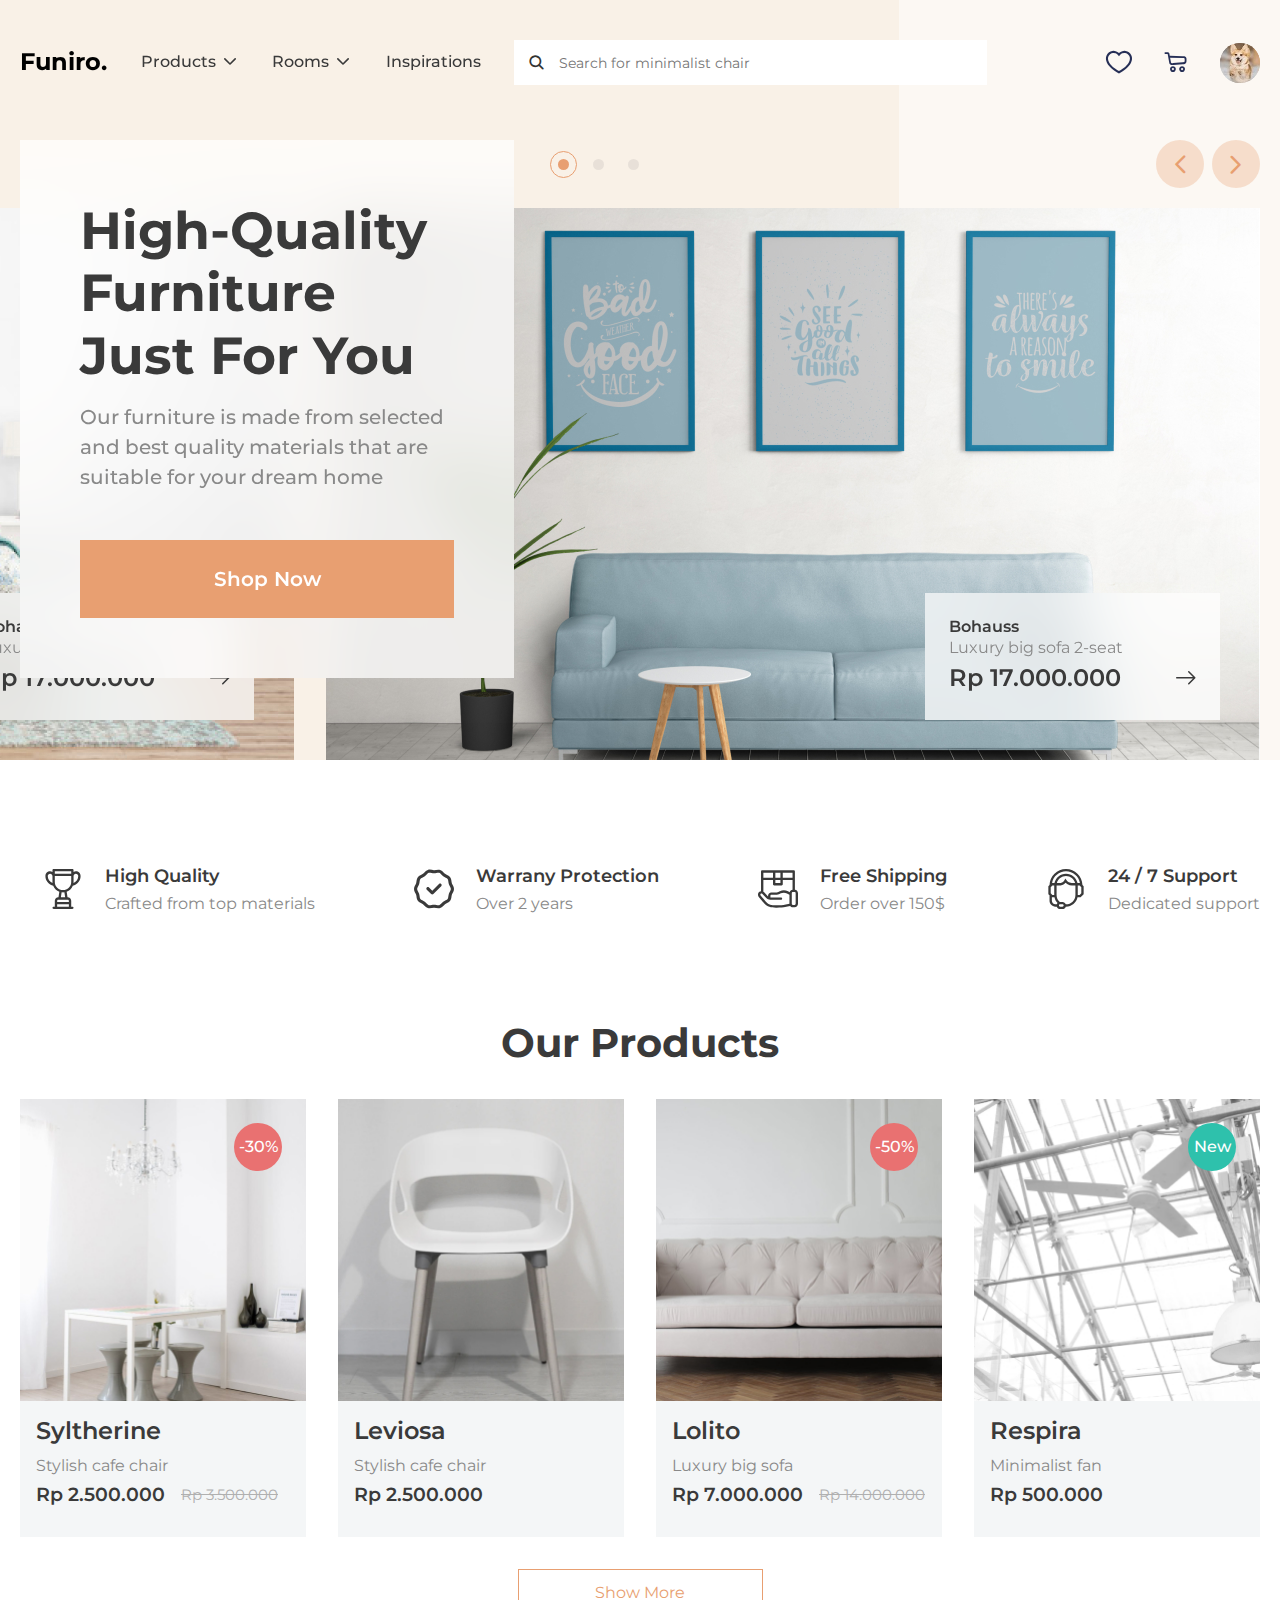
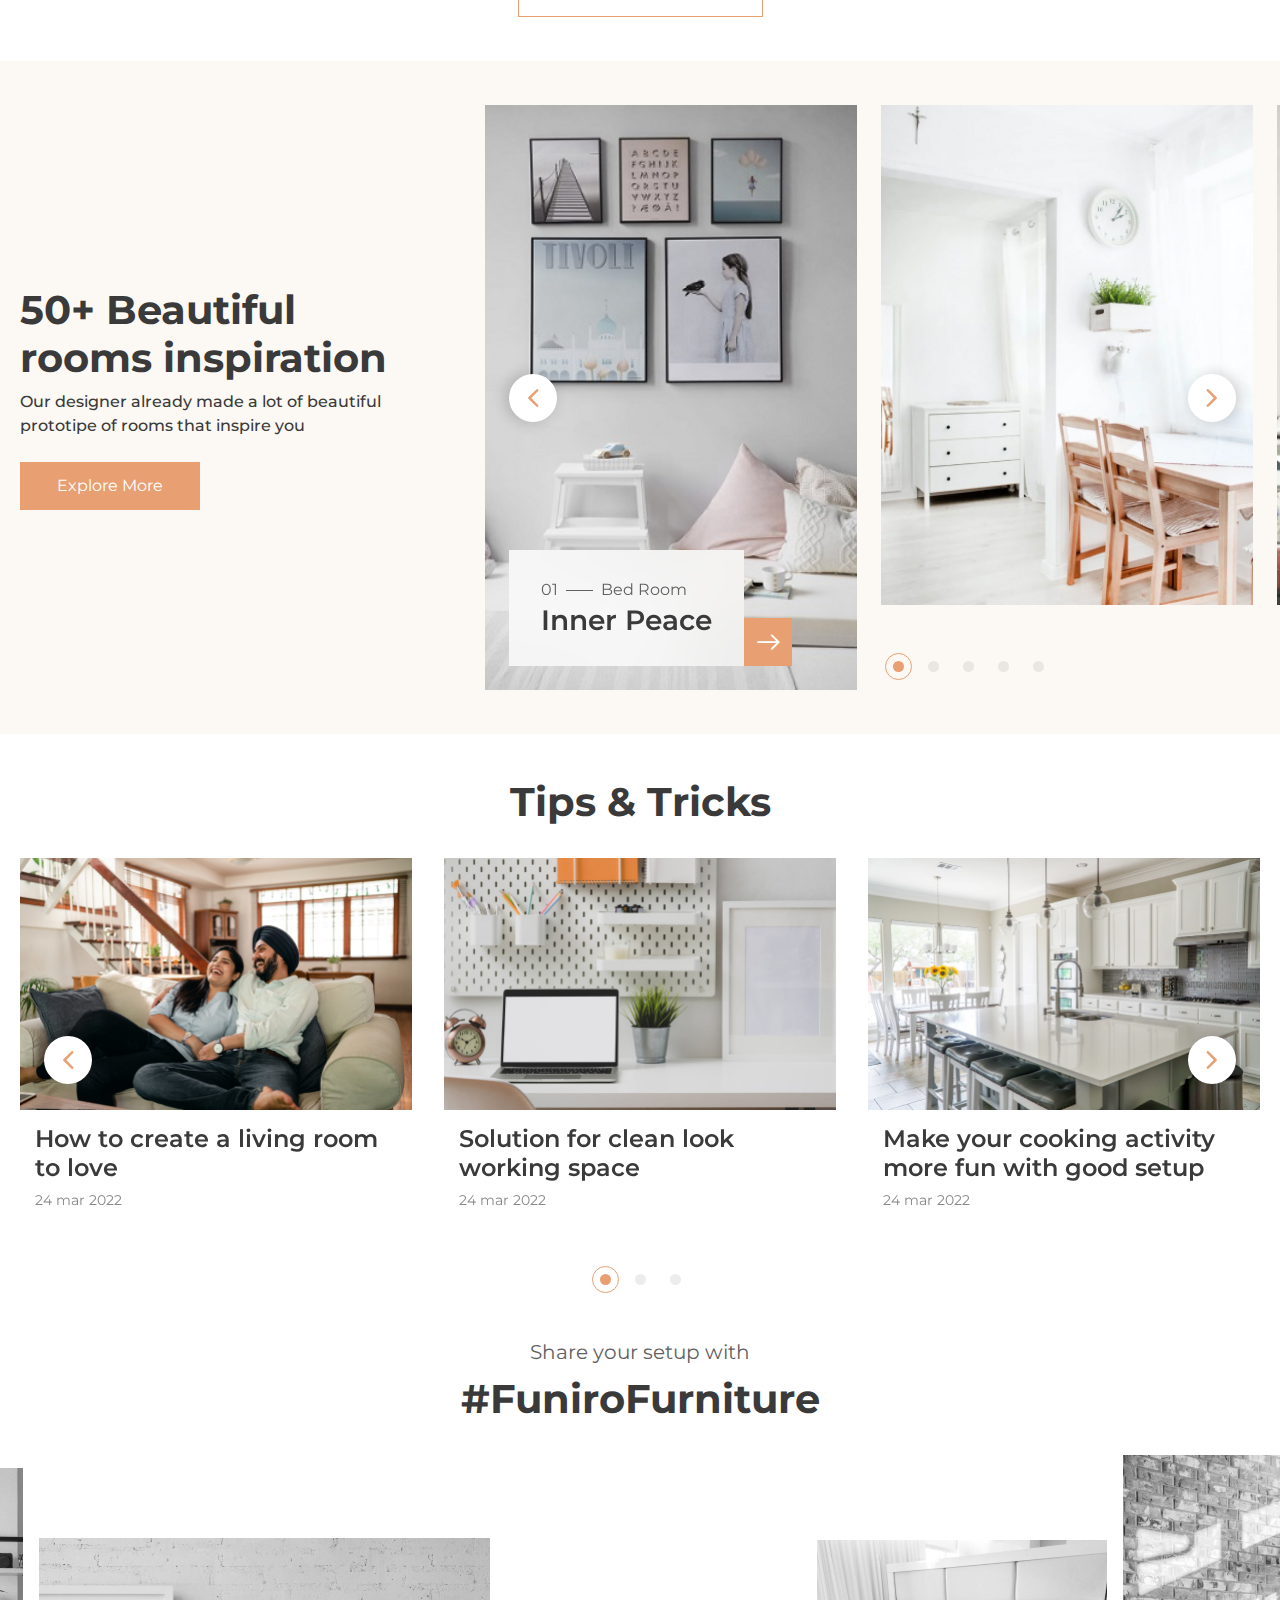
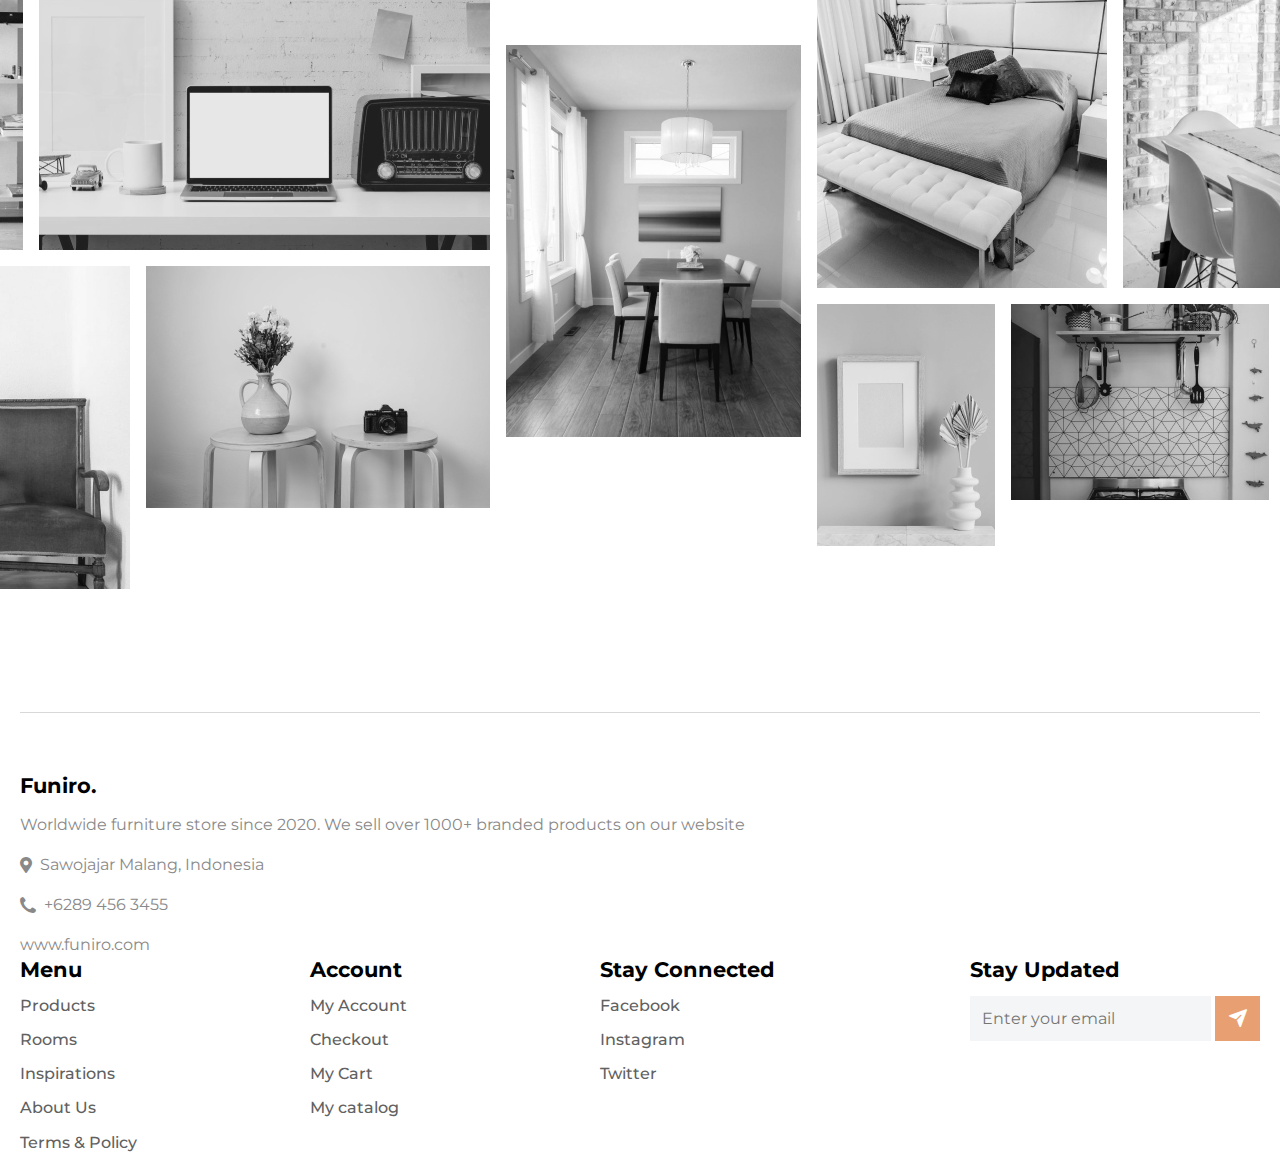
<file: index.html>
<!DOCTYPE html>
<html lang="en">
<head>
   <meta charset="UTF-8">
   <meta http-equiv="X-UA-Compatible" content="IE=edge">
   <meta name="viewport" content="width=device-width, initial-scale=1.0">
   <link  rel="stylesheet"  href="https://unpkg.com/swiper@8/swiper-bundle.min.css"/>
   <link rel="stylesheet" href="css/style.min.css">
   <title>Funiro</title>
</head>
<body>
   <div class="wrapper">
      <header class="header">
   <div class="header__wrapper">
      <div class="header__container _container">
         <div class="header__body">
            <div class="header__main">
               <a href="" class="header__logo">Funiro.</a>
               <div class="header__menu menu">
                  <nav class="menu__body">
                     <ul class="menu__list">
                        <li class="menu__item">
                           <a href="" class="menu__link">Products</a>
                           <button type="button" class="menu__arrow _icon-arrow-down"></button>
                           <ul class="menu__sub-list">
                              <li class="menu__sub-item">
                                 <a href="" class="menu__sub-link">Product #1</a>
                              </li>
                              <li class="menu__sub-item">
                                 <a href="" class="menu__sub-link">Product #2</a>
                              </li>
                              <li class="menu__sub-item">
                                 <a href="" class="menu__sub-link">Product #3</a>
                              </li>
                              <li class="menu__sub-item">
                                 <a href="" class="menu__sub-link">Product #4</a>
                              </li>
                           </ul>
                        </li>
                        <li class="menu__item">
                           <a href="" class="menu__link">Rooms</a>
                           <button class="menu__arrow _icon-arrow-down"></button>
                           <ul class="menu__sub-list">
                              <li class="menu__sub-item">
                                 <a href="" class="menu__sub-link">Rooms #1</a>
                              </li>
                              <li class="menu__sub-item">
                                 <a href="" class="menu__sub-link">Rooms #2</a>
                              </li>
                              <li class="menu__sub-item">
                                 <a href="" class="menu__sub-link">Rooms #3</a>
                              </li>
                              <li class="menu__sub-item">
                                 <a href="" class="menu__sub-link">Rooms #4</a>
                              </li>
                           </ul>
                        </li>
                        <li class="menu__item">
                           <a href="" class="menu__link">Inspirations</a>
                        </li>
                     </ul>
                  </nav>
               </div>
            </div>
            <div class="header__search">
               <div class="search-form">
                  <button type="button" class="search-form__icon _icon-search"></button>
                  <form action="#" class="search-form__item">
                     <button type="submit" class="search-form__btn _icon-search"></button>
                     <input autocomplete="off" type="text" name="form[]" placeholder="Search for minimalist chair" class="search-form__input">
                  </form>
               </div>
            </div>
            <div class="header__actions actions-header">
               <a href="" class="actions-header__item actions-header__item_favorites _icon-favorite"></a>
               <div class="actions-header__item cart-header">
                  <a href="" class="cart-header__icon _icon-cart"></a>
                  <div class="cart-header__body">
                     <ul class="cart-header__list cart-list"></ul>
                  </div>
               </div>
               <a href="" class="actions-header__item actions-header__item_user _ibg">
                  <img src="./img/avatar.jpg" alt="Avatar">
               </a>
            </div>
            <button type="button" class="icon-menu">
               <span></span>
               <span></span>
               <span></span>
            </button>
         </div>
      </div>
   </div>
</header>
      <main class="page">
         <section class="page__main_slider main-slider">
            <div class="main-slider__container _container">
               <div class="main-slider__body">
                  <div class="main-slider__content content-main">
                     <h1 class="content-main__title">High-Quality Furniture Just For You</h1>
                     <div class="content-main__text">Our furniture is made from selected and best quality materials that are suitable for your dream home</div>
                     <a href="" class="content-main__button btn _high">Shop Now</a>
                  </div>
                  <div class="main-slider__slider slider-main">
                     <div class="slider-main__controls controls-slider-main">
                        <div class="controls-slider-main__dots swiper-pagination-clickable swiper-pagination-bullets">
                           <span class="swiper-pagination-bullet swiper-pagination-bullet-active" tabindex="0" role="button" aria-label="Go to slide 1"></span>
                        </div>
                        <div class="controls-slider-main__arrows slider-arrows">
                           <button type="button" class="slider-arrow slider-arrow_prev _icon-arrow-down"></button>
                           <button type="button" class="slider-arrow slider-arrow_next _icon-arrow-down"></button>
                        </div>
                     </div>
                     <div class="slider-main__body _swiper">
                        <div class="slider-main__slide">
                           <div class="slider-main__image _ibg">
                              <img  src="./img/main-slider/01.jpg" alt="Image">
                           </div>
                           <a href=""  class="slider-main__content">
                              <div class="slider-main__title">Bohauss</div>
                              <div class="slider-main__text">Luxury big sofa 2-seat</div>
                              <div class="slider-main__price _icon-arrow-link">Rp 17.000.000</div>
                           </a>
                        </div>
                        <div class="slider-main__slide">
                           <div class="slider-main__image _ibg">
                              <img src="./img/main-slider/02.jpg" alt="Image2">
                           </div>
                           <a href="" class="slider-main__content">
                              <div class="slider-main__title">Bohauss</div>
                              <div class="slider-main__text">Luxury big sofa 2-seat</div>
                              <div class="slider-main__price _icon-arrow-link">Rp 17.000.000</div>
                           </a>
                        </div>
                        <div class="slider-main__slide">
                           <div class="slider-main__image _ibg">
                              <img src="./img/main-slider/03.jpg" alt="Image3">
                           </div>
                           <a href="" class="slider-main__content">
                              <div class="slider-main__title">Bohauss</div>
                              <div class="slider-main__text">Luxury big sofa 2-seat</div>
                              <div class="slider-main__price _icon-arrow-link">Rp 17.000.000</div>
                           </a>
                        </div>
                     </div>
                  </div>
                  <a href="" class="content-main__button btn _low">Shop Now</a>
               </div>
            </div>
         </section>
         <section class="page__advantages advantages">
            <div class="advantages__container _container">
               <div class="advantages__item">
                  <div class="advantages__icon">
                     <img src="img/advantages/01.svg" alt="High Quality">
                  </div>
                  <h4 class="advantages__title">High Quality</h4>
                  <div class="advantages__text">Crafted from top materials</div>
               </div>
               <div class="advantages__item">
                  <div class="advantages__icon">
                     <img src="img/advantages/02.svg" alt="High Quality">
                  </div>
                  <h4 class="advantages__title">Warrany Protection</h4>
                  <div class="advantages__text">Over 2 years</div>
               </div>
               <div class="advantages__item">
                  <div class="advantages__icon">
                     <img src="img/advantages/03.svg" alt="High Quality">
                  </div>
                  <h4 class="advantages__title">Free Shipping</h4>
                  <div class="advantages__text">Order over 150$</div>
               </div>
               <div class="advantages__item">
                  <div class="advantages__icon">
                     <img src="img/advantages/04.svg" alt="High Quality">
                  </div>
                  <h4 class="advantages__title">24 / 7 Support</h4>
                  <div class="advantages__text">Dedicated support</div>
               </div>
            </div>
         </section>
         <section class="page__products products" advantages>
            <div class="products__container _container">
               <h2 class="products__title _title">Our Products</h2>
               <div class="products__items">
                  <article data-pid="1" class="products__item item-product">
                     <div class="item-product__labels">
                        <div class="item-product__label item-product__label_sale">-30%</div>
                     </div>
                     <a href="" class="item-product__image _ibg">
                        <img src="img/products/01.jpg" alt="Syltherine">
                     </a>
                     <div class="item-product__body">
                        <div class="item-product__content">
                           <h5 class="item-product__title">Syltherine</h5>
                           <div class="item-product__text">Stylish cafe chair</div>
                        </div>
                        <div class="item-product__prices">
                           <div class="item-product__price">Rp 2.500.000</div>
                           <div class="item-product__price item-product__price_old">Rp 3.500.000</div>
                        </div>
                        <div class="item-product__actions actions-product">
                           <div class="actions-product__body">
                              <a href="" class="actions-product__button btn btn_white">Add to cart</a>
                              <a href="" class="actions-product__link _icon-share">Share</a>
                              <a href="" class="actions-product__link _icon-favorite">Like</a>
                           </div>
                        </div>
                     </div>
                  </article>
                  <article data-pid="2" class="products__item item-product">
                     <div class="item-product__labels">
                        
                     </div>
                     <a href="" class="item-product__image _ibg">
                        <img src="img/products/02.jpg" alt="Leviosa">
                     </a>
                     <div class="item-product__body">
                        <div class="item-product__content">
                           <h5 class="item-product__title">Leviosa</h5>
                           <div class="item-product__text">Stylish cafe chair</div>
                        </div>
                        <div class="item-product__prices">
                           <div class="item-product__price">Rp 2.500.000</div>
                        </div>
                        <div class="item-product__actions actions-product">
                           <div class="actions-product__body">
                              <a href="" class="actions-product__button btn btn_white">Add to cart</a>
                              <a href="" class="actions-product__link _icon-share">Share</a>
                              <a href="" class="actions-product__link _icon-favorite">Like</a>
                           </div>
                        </div>
                     </div>
                  </article>
                  <article data-pid="3" class="products__item item-product">
                     <div class="item-product__labels">
                        <div class="item-product__label item-product__label_sale">-50%</div>
                     </div>
                     <a href="" class="item-product__image _ibg">
                        <img src="img/products/03.jpg" alt="Lolito">
                     </a>
                     <div class="item-product__body">
                        <div class="item-product__content">
                           <h5 class="item-product__title">Lolito</h5>
                           <div class="item-product__text">Luxury big sofa</div>
                        </div>
                        <div class="item-product__prices">
                           <div class="item-product__price">Rp 7.000.000</div>
                           <div class="item-product__price item-product__price_old">Rp 14.000.000</div>
                        </div>
                        <div class="item-product__actions actions-product">
                           <div class="actions-product__body">
                              <a href="" class="actions-product__button btn btn_white">Add to cart</a>
                              <a href="" class="actions-product__link _icon-share">Share</a>
                              <a href="" class="actions-product__link _icon-favorite">Like</a>
                           </div>
                        </div>
                     </div>
                  </article>
                  <article data-pid="4" class="products__item item-product">
                     <div class="item-product__labels">
                        <div class="item-product__label item-product__label_new">New</div>
                     </div>
                     <a href="" class="item-product__image _ibg">
                        <img src="img/products/04.jpg" alt="Respira">
                     </a>
                     <div class="item-product__body">
                        <div class="item-product__content">
                           <h5 class="item-product__title">Respira</h5>
                           <div class="item-product__text">Minimalist fan</div>
                        </div>
                        <div class="item-product__prices">
                           <div class="item-product__price">Rp 500.000</div>
                        </div>
                        <div class="item-product__actions actions-product">
                           <div class="actions-product__body">
                              <a href="" class="actions-product__button btn btn_white">Add to cart</a>
                              <a href="" class="actions-product__link _icon-share">Share</a>
                              <a href="" class="actions-product__link _icon-favorite">Like</a>
                           </div>
                        </div>
                     </div>
                  </article>
               </div>
               <div class="products__footer">
                  <a href="" class="products__more btn btn_white">Show More</a>
               </div>
            </div>
         </section>
         <section class="page__rooms rooms">
            <div class="rooms__container _container">
               <div class="rooms__body">
                  <h2 class="rooms__title _title">50+ Beautiful rooms inspiration</h2>
                  <div class="rooms__text">Our designer already made a lot of beautiful prototipe of rooms that inspire you</div>
                  <a href="" class="rooms__button btn">Explore More</a>
               </div>
               <div class="rooms__slider slider-rooms">
                  <div class="slider-rooms__body _swiper">
                     <div class="slider-rooms__slide">
                        <div class="slider-rooms__image _ibg">
                           <img src="img/rooms/01.jpg" alt="Bed Room">
                        </div>
                        <a href="" class="slider-rooms__content _icon-arrow-link">
                           <div class="slider-rooms__label label-slider">
                              <div class="label-slider__number">01</div>
                              <div class="label-slider__line"></div>
                              <div class="label-slider__text">Bed Room</div>
                           </div>
                           <div class="slider-rooms__title">Inner Peace</div>
                        </a>
                     </div>
                     <div class="slider-rooms__slide">
                        <div class="slider-rooms__image _ibg">
                           <img src="img/rooms/02.jpg" alt="Bed Room2">
                        </div>
                        <a href="" class="slider-rooms__content _icon-arrow-link">
                           <div class="slider-rooms__label label-slider">
                              <div class="label-slider__number">02</div>
                              <div class="label-slider__line"></div>
                              <div class="label-slider__text">Bed Room</div>
                           </div>
                           <div class="slider-rooms__title">Inner Peace</div>
                        </a>
                     </div>
                     <div class="slider-rooms__slide">
                        <div class="slider-rooms__image _ibg">
                           <img src="img/rooms/03.jpg" alt="Bed Room3">
                        </div>
                        <a href="" class="slider-rooms__content _icon-arrow-link">
                           <div class="slider-rooms__label label-slider">
                              <div class="label-slider__number">03</div>
                              <div class="label-slider__line"></div>
                              <div class="label-slider__text">Bed Room</div>
                           </div>
                           <div class="slider-rooms__title">Inner Peace</div>
                        </a>
                     </div>
                     <div class="slider-rooms__slide">
                        <div class="slider-rooms__image _ibg">
                           <img src="img/rooms/06.jpg" alt="Bed Room4">
                        </div>
                        <a href="" class="slider-rooms__content _icon-arrow-link">
                           <div class="slider-rooms__label label-slider">
                              <div class="label-slider__number">04</div>
                              <div class="label-slider__line"></div>
                              <div class="label-slider__text">Bed Room</div>
                           </div>
                           <div class="slider-rooms__title">Inner Peace</div>
                        </a>
                     </div>
                     <div class="slider-rooms__slide">
                        <div class="slider-rooms__image _ibg">
                           <img src="img/rooms/05.jpg" alt="Bed Room5">
                        </div>
                        <a href="" class="slider-rooms__content _icon-arrow-link">
                           <div class="slider-rooms__label label-slider">
                              <div class="label-slider__number">05</div>
                              <div class="label-slider__line"></div>
                              <div class="label-slider__text">Bed Room</div>
                           </div>
                           <div class="slider-rooms__title">Inner Peace</div>
                        </a>
                     </div>
                  </div>
                  <div class="slider-rooms__arrows slider-arrows">
                     <button type="button" class="slider-arrow _white slider-arrow_prev _icon-arrow-down"></button>
                     <button type="button" class="slider-arrow _white slider-arrow_next _icon-arrow-down"></button>
                  </div>
                  <div class="slider-rooms__dotts"></div>
               </div>
            </div>
         </section>
         <section class="page__tips tips">
            <div class="tips__container _container">
               <h2 class="tips__title _title">Tips & Tricks</h2>
               <div class="tips__slider slider-tips">
                  <div class="slider-tips__body _swiper">
                     <div class="slider-tips__slide">
                        <a href="" class="slider-tips__image _ibg">
                           <img src="img/tips/01.jpg" alt="How to create a living room to love">
                        </a>
                        <div class="slider-tips__content">
                           <a href="" class="slider-tips__title">How to create a living room to love</a>
                           <div class="slider-tips__text">24 mar 2022</div>
                        </div>
                     </div>
                     <div class="slider-tips__slide">
                        <a href="" class="slider-tips__image _ibg">
                           <img src="img/tips/02.jpg" alt="Solution for clean look working space">
                        </a>
                        <div class="slider-tips__content">
                           <a href="" class="slider-tips__title">Solution for clean look working space</a>
                           <div class="slider-tips__text">24 mar 2022</div>
                        </div>
                     </div>
                     <div class="slider-tips__slide">
                        <a href="" class="slider-tips__image _ibg">
                           <img src="img/tips/03.jpg" alt="Make your cooking activity more fun with good setup">
                        </a>
                        <div class="slider-tips__content">
                           <a href="" class="slider-tips__title">Make your cooking activity more fun with good setup</a>
                           <div class="slider-tips__text">24 mar 2022</div>
                        </div>
                     </div>
                  </div>
                  <div class="slider-tips__dotts"></div>
                  <div class="slider-tips__arrows slider-arrows">
                     <button type="button" class="slider-arrow _white slider-arrow_prev _icon-arrow-down"></button>
                     <button type="button" class="slider-arrow _white slider-arrow_next _icon-arrow-down"></button>
                  </div>
               </div>
            </div>
         </section>
         <section class="page__furniture furniture">
            <div class="furniture__container">
               <div class="furniture__lable">Share your setup with</div>
               <h2 class="furniture__title _title">#FuniroFurniture</h2>
               <div data-speed="0.01" class="furniture__body">
                  <div class="furniture__items">
                     <div class="furniture__column">
                        <div class="furniture__row row-furniture row-furniture_left-top">
                           <a href="#" class="row-furniture__item"><img src="img/furniture/09.jpg" alt="image"></a>
                           <a href="#" class="row-furniture__item"><img src="img/furniture/01.jpg" alt="image"></a>
                           <a href="#" class="row-furniture__item"><img src="img/furniture/02.jpg" alt="image"></a>
                        </div>
                        <div class="furniture__row row-furniture row-furniture_left-bottom">
                           <a href="#" class="row-furniture__item"><img src="img/furniture/04.jpg" alt="image"></a>
                           <a href="#" class="row-furniture__item"><img src="img/furniture/06.jpg" alt="image"></a>
                           <a href="#" class="row-furniture__item"><img src="img/furniture/07.jpg" alt="image"></a>
                        </div>
                     </div>
                     <div class="furniture__column">
                        <div class="furniture__row row-furniture row-furniture_center">
                           <a href="#" class="row-furniture__item"><img src="img/furniture/03.jpg" alt="image"></a>
                        </div>
                     </div>
                     <div class="furniture__column">
                        <div class="furniture__row row-furniture row-furniture_right-top">
                           <a href="#" class="row-furniture__item"><img src="img/furniture/04.jpg" alt="image"></a>
                           <a href="#" class="row-furniture__item"><img src="img/furniture/05.jpg" alt="image"></a>
                           <a href="#" class="row-furniture__item"><img src="img/furniture/01.jpg" alt="image"></a>
                        </div>
                        <div class="furniture__row row-furniture row-furniture_right-bottom">
                           <a href="#" class="row-furniture__item"><img src="img/furniture/08.jpg" alt="image"></a>
                           <a href="#" class="row-furniture__item"><img src="img/furniture/09.jpg" alt="image"></a>
                           <a href="#" class="row-furniture__item"><img src="img/furniture/06.jpg" alt="image"></a>
                        </div>
                     </div>
                  </div>
               </div>
            </div>
         </section>
      </main>
      <footer class="footer">
   <div class="footer__container _container">
      <div class="footer__body">
         <div class="footer__main">
            <a href="" class="footer__logo _footer-title">Funiro.</a>
            <div class="footer__text">Worldwide furniture store since 2020. We sell over 1000+ branded products on our website</div>
            <div class="footer__contacts contacts-footer">
               <a href="" class="contacts-footer__item _icon-location">Sawojajar Malang, Indonesia</a>
               <a href="tel:+62894563455" class="contacts-footer__item _icon-phone">+6289 456 3455</a>
               <a href="https://www.funiro.com" target="_blank" class="contacts-footer__item">www.funiro.com</a>
            </div>
         </div>
         <div class="footer__menu menu-footer">
            <div class="menu-footer__column">
               <div class="menu-footer__row">
                  <button type="button" class="menu-footer__title _footer-title">Menu</button>
                  <button type="button" class="menu-footer__arrow _icon-arrow-down"></button>   
               </div>
               <ul class="menu-footer__list">
                  <li><a href="" class="menu-footer__link">Products</a></li>
                  <li><a href="" class="menu-footer__link">Rooms</a></li>
                  <li><a href="" class="menu-footer__link">Inspirations</a></li>
                  <li><a href="" class="menu-footer__link">About Us</a></li>
                  <li><a href="" class="menu-footer__link">Terms & Policy</a></li>
               </ul>
            </div>
            <div class="menu-footer__column">
               <div class="menu-footer__row">
                  <button type="button" class="menu-footer__title _footer-title">Account</button>
                  <button type="button" class="menu-footer__arrow _icon-arrow-down"></button>   
               </div>
               <ul class="menu-footer__list">
                  <li><a href="" class="menu-footer__link">My Account</a></li>
                  <li><a href="" class="menu-footer__link">Checkout</a></li>
                  <li><a href="" class="menu-footer__link">My Cart</a></li>
                  <li><a href="" class="menu-footer__link">My catalog</a></li>                  
               </ul>
            </div>
            <div class="menu-footer__column">
               <div class="menu-footer__row">
                  <button type="button" class="menu-footer__title _footer-title">Stay Connected</button>
                  <button type="button" class="menu-footer__arrow _icon-arrow-down"></button>   
               </div>
               <ul class="menu-footer__list">
                  <li><a href="" class="menu-footer__link">Facebook</a></li>
                  <li><a href="" class="menu-footer__link">Instagram</a></li>
                  <li><a href="" class="menu-footer__link">Twitter</a></li>
               </ul>
            </div>
         </div>
         <div class="footer__subscribe subscribe">
            <div class="subscribe__title _footer-title">Stay Updated</div>
            <form action="#" class="subscribe__form">
               <input autocomplete="off" type="text" name="form[]" id="" class="subscribe__input _req _email" placeholder="Enter your email">
               <button type="submit" class="subscribe__button _icon-send"></button>
               <div class="subscribe__error">Error</div>
            </form>
         </div>
      </div>
   </div>
</footer>
   </div>
   <script src="https://unpkg.com/swiper@8/swiper-bundle.min.js"></script>
   <script src="js/app.min.js"></script>
</body>
</html>
</file>
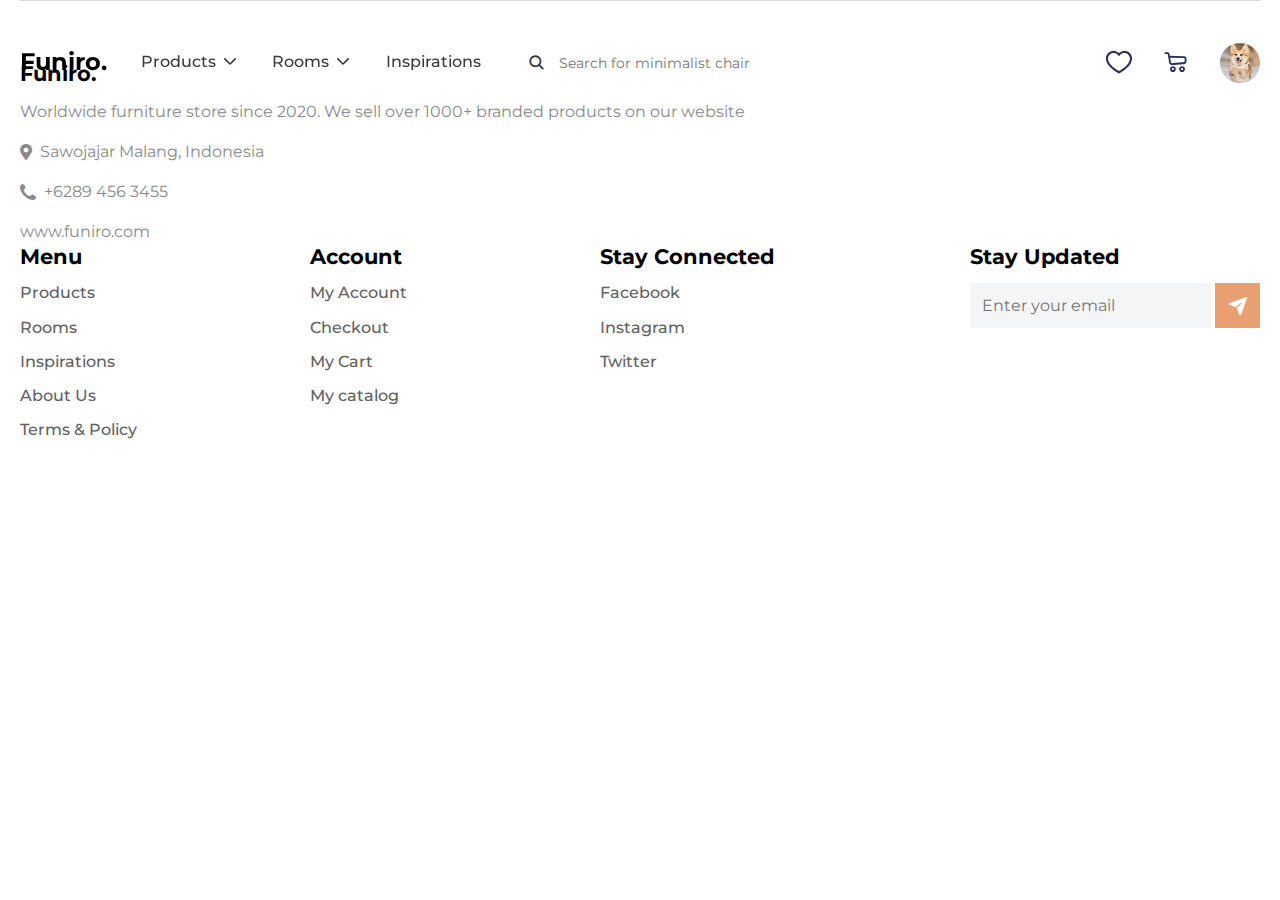
<file: about.html>
<!DOCTYPE html>
<html lang="en">
<head>
   <meta charset="UTF-8">
   <meta http-equiv="X-UA-Compatible" content="IE=edge">
   <meta name="viewport" content="width=device-width, initial-scale=1.0">
   <link  rel="stylesheet"  href="https://unpkg.com/swiper@8/swiper-bundle.min.css"/>
   <link rel="stylesheet" href="css/style.min.css">
   <title>Про нас</title>
</head>

<body>
   <header class="header">
   <div class="header__wrapper">
      <div class="header__container _container">
         <div class="header__body">
            <div class="header__main">
               <a href="" class="header__logo">Funiro.</a>
               <div class="header__menu menu">
                  <nav class="menu__body">
                     <ul class="menu__list">
                        <li class="menu__item">
                           <a href="" class="menu__link">Products</a>
                           <button type="button" class="menu__arrow _icon-arrow-down"></button>
                           <ul class="menu__sub-list">
                              <li class="menu__sub-item">
                                 <a href="" class="menu__sub-link">Product #1</a>
                              </li>
                              <li class="menu__sub-item">
                                 <a href="" class="menu__sub-link">Product #2</a>
                              </li>
                              <li class="menu__sub-item">
                                 <a href="" class="menu__sub-link">Product #3</a>
                              </li>
                              <li class="menu__sub-item">
                                 <a href="" class="menu__sub-link">Product #4</a>
                              </li>
                           </ul>
                        </li>
                        <li class="menu__item">
                           <a href="" class="menu__link">Rooms</a>
                           <button class="menu__arrow _icon-arrow-down"></button>
                           <ul class="menu__sub-list">
                              <li class="menu__sub-item">
                                 <a href="" class="menu__sub-link">Rooms #1</a>
                              </li>
                              <li class="menu__sub-item">
                                 <a href="" class="menu__sub-link">Rooms #2</a>
                              </li>
                              <li class="menu__sub-item">
                                 <a href="" class="menu__sub-link">Rooms #3</a>
                              </li>
                              <li class="menu__sub-item">
                                 <a href="" class="menu__sub-link">Rooms #4</a>
                              </li>
                           </ul>
                        </li>
                        <li class="menu__item">
                           <a href="" class="menu__link">Inspirations</a>
                        </li>
                     </ul>
                  </nav>
               </div>
            </div>
            <div class="header__search">
               <div class="search-form">
                  <button type="button" class="search-form__icon _icon-search"></button>
                  <form action="#" class="search-form__item">
                     <button type="submit" class="search-form__btn _icon-search"></button>
                     <input autocomplete="off" type="text" name="form[]" placeholder="Search for minimalist chair" class="search-form__input">
                  </form>
               </div>
            </div>
            <div class="header__actions actions-header">
               <a href="" class="actions-header__item actions-header__item_favorites _icon-favorite"></a>
               <div class="actions-header__item cart-header">
                  <a href="" class="cart-header__icon _icon-cart"></a>
                  <div class="cart-header__body">
                     <ul class="cart-header__list cart-list"></ul>
                  </div>
               </div>
               <a href="" class="actions-header__item actions-header__item_user _ibg">
                  <img src="./img/avatar.jpg" alt="Avatar">
               </a>
            </div>
            <button type="button" class="icon-menu">
               <span></span>
               <span></span>
               <span></span>
            </button>
         </div>
      </div>
   </div>
</header>
   <main></main>
   <footer class="footer">
   <div class="footer__container _container">
      <div class="footer__body">
         <div class="footer__main">
            <a href="" class="footer__logo _footer-title">Funiro.</a>
            <div class="footer__text">Worldwide furniture store since 2020. We sell over 1000+ branded products on our website</div>
            <div class="footer__contacts contacts-footer">
               <a href="" class="contacts-footer__item _icon-location">Sawojajar Malang, Indonesia</a>
               <a href="tel:+62894563455" class="contacts-footer__item _icon-phone">+6289 456 3455</a>
               <a href="https://www.funiro.com" target="_blank" class="contacts-footer__item">www.funiro.com</a>
            </div>
         </div>
         <div class="footer__menu menu-footer">
            <div class="menu-footer__column">
               <div class="menu-footer__row">
                  <button type="button" class="menu-footer__title _footer-title">Menu</button>
                  <button type="button" class="menu-footer__arrow _icon-arrow-down"></button>   
               </div>
               <ul class="menu-footer__list">
                  <li><a href="" class="menu-footer__link">Products</a></li>
                  <li><a href="" class="menu-footer__link">Rooms</a></li>
                  <li><a href="" class="menu-footer__link">Inspirations</a></li>
                  <li><a href="" class="menu-footer__link">About Us</a></li>
                  <li><a href="" class="menu-footer__link">Terms & Policy</a></li>
               </ul>
            </div>
            <div class="menu-footer__column">
               <div class="menu-footer__row">
                  <button type="button" class="menu-footer__title _footer-title">Account</button>
                  <button type="button" class="menu-footer__arrow _icon-arrow-down"></button>   
               </div>
               <ul class="menu-footer__list">
                  <li><a href="" class="menu-footer__link">My Account</a></li>
                  <li><a href="" class="menu-footer__link">Checkout</a></li>
                  <li><a href="" class="menu-footer__link">My Cart</a></li>
                  <li><a href="" class="menu-footer__link">My catalog</a></li>                  
               </ul>
            </div>
            <div class="menu-footer__column">
               <div class="menu-footer__row">
                  <button type="button" class="menu-footer__title _footer-title">Stay Connected</button>
                  <button type="button" class="menu-footer__arrow _icon-arrow-down"></button>   
               </div>
               <ul class="menu-footer__list">
                  <li><a href="" class="menu-footer__link">Facebook</a></li>
                  <li><a href="" class="menu-footer__link">Instagram</a></li>
                  <li><a href="" class="menu-footer__link">Twitter</a></li>
               </ul>
            </div>
         </div>
         <div class="footer__subscribe subscribe">
            <div class="subscribe__title _footer-title">Stay Updated</div>
            <form action="#" class="subscribe__form">
               <input autocomplete="off" type="text" name="form[]" id="" class="subscribe__input _req _email" placeholder="Enter your email">
               <button type="submit" class="subscribe__button _icon-send"></button>
               <div class="subscribe__error">Error</div>
            </form>
         </div>
      </div>
   </div>
</footer>
</body>

</html>
</file>
<file: css/style.min.css>
@charset "UTF-8";
@import url(https://fonts.googleapis.com/css?family=Montserrat:100,200,300,regular,500,600,700,800,900,100italic,200italic,300italic,italic,500italic,600italic,700italic,800italic,900italic);
* {
  padding: 0;
  margin: 0;
  border: 0;
}

*, *:before, *:after {
  -moz-box-sizing: border-box;
  -webkit-box-sizing: border-box;
  box-sizing: border-box;
}

:focus, :active {
  outline: none;
}

a:focus, a:active {
  outline: none;
}

nav, footer, header, aside {
  display: block;
}

html, body {
  height: 100%;
  width: 100%;
  font-size: 100%;
  line-height: 1;
  font-size: 14px;
  -ms-text-size-adjust: 100%;
  -moz-text-size-adjust: 100%;
  -webkit-text-size-adjust: 100%;
}

input, button, textarea {
  font-family: inherit;
}

input::-ms-clear {
  display: none;
}

button {
  cursor: pointer;
  padding: 0;
  border: none;
  font: inherit;
  color: inherit;
  background-color: transparent;
}

button::-moz-focus-inner {
  padding: 0;
  border: 0;
}

a, a:visited {
  text-decoration: none;
}

a:hover {
  text-decoration: none;
}

ul li {
  list-style: none;
}

img {
  vertical-align: top;
}

h1, h2, h3, h4, h5, h6 {
  font-size: inherit;
  font-weight: 400;
}

._ibg {
  background-position: center;
  background-size: cover;
  background-repeat: no-repeat;
  position: relative;
}

._ibg img {
  position: absolute;
  top: 0;
  left: 0;
  width: 100%;
}

._ibg {
  background-position: center;
  background-size: cover;
  background-repeat: no-repeat;
  position: relative;
}

._ibg img {
  object-fit: cover;
  width: 100%;
  height: 100%;
  position: absolute;
  top: 0;
  left: 0;
}

.header {
  position: absolute;
  width: 100%;
  top: 0;
  left: 0;
  min-height: 40px;
}
@media (max-width: 767.98px) {
  .header {
    min-height: 5px;
  }
}
.header._scroll .header__wrapper {
  background-color: rgba(255, 255, 255, 0.8);
}
@media (any-hover: hover) {
  .header._scroll .header__wrapper:hover {
    background-color: rgba(255, 255, 255, 0.9);
  }
}
.header._scroll .header__body {
  min-height: 50px;
}
@media (min-width: 991.98px) {
  .header._scroll .header__body {
    min-height: 70px;
  }
}
.header__wrapper {
  transition: background-color 0.3s ease 0s;
  position: fixed;
  width: 100%;
  top: 0;
  left: 0;
  z-index: 100;
}
.header__body {
  transition: min-height 0.3s ease 0s;
  display: flex;
  align-items: center;
  padding: 5px 0;
  min-height: 125px;
  position: relative;
}
@media (max-width: 991.98px) {
  .header__body {
    min-height: 80px;
  }
}
@media (max-width: 767.98px) {
  .header__body {
    min-height: 50px;
  }
}
.header__main {
  display: flex;
  flex: 0 0 39.8387096774%;
  align-items: center;
}
@media (max-width: 991.98px) {
  .header__main {
    flex: 1 1 auto;
  }
}
.header__logo {
  position: relative;
  z-index: 5;
  color: black;
  font-weight: 700;
  font-size: 24px;
  line-height: 120.8333333333%;
}
.header__search {
  z-index: 5;
  padding-right: 32px;
}
@media (max-width: 1270px) {
  .header__search {
    padding-right: calc(15px + 17 * ((100vw - 320px) / (1270 - 320)));
  }
}
@media (min-width: 991.98px) {
  .header__search {
    flex: 1 1 auto;
  }
}
.menu {
  flex: 0 1 420px;
}
@media (max-width: 767.98px) {
  .menu__body::before {
    content: "";
    position: fixed;
    width: 100%;
    height: 50px;
    top: 0;
    left: 0;
    transition: left 0.3s ease 0s;
    background-color: #fcf8f3;
    z-index: 2;
  }
}
@media (max-width: 767.98px) {
  .menu__body {
    position: fixed;
    width: 100%;
    height: 100%;
    overflow: auto;
    top: 0;
    left: -100%;
    background-color: #fcf8f3;
    padding: 70px 15px 30px 15px;
    transition: left 0.3s ease 0s;
  }
  .menu__body::before {
    height: 50px;
  }
  .menu__body._active {
    left: 0;
  }
  .menu__body._active::before {
    left: 0;
  }
}
@media (min-width: 767.98px) {
  .menu__list {
    display: flex;
    flex-wrap: wrap;
    justify-content: space-evenly;
  }
}
.menu__item {
  z-index: 5;
  display: flex;
  align-items: center;
  justify-content: space-between;
  flex-wrap: wrap;
  margin: 0 3px;
  padding: 5px 0;
  position: relative;
}
@media (min-width: 767.98px) and (any-hover: hover) {
  .menu__item:hover .menu__sub-list {
    transform: translate(0px, 0px);
    opacity: 1;
    visibility: visible;
    pointer-events: auto;
  }
  .menu__item:hover .menu__arrow {
    transform: rotate(-360deg);
  }
  .menu__item:hover .menu__arrow,
.menu__item:hover .menu__link {
    color: #E89F71;
  }
}
@media (min-width: 767.98px) {
  .menu__item._hover .menu__sub-list {
    transform: translate(0px, 0px);
    opacity: 1;
    visibility: visible;
    pointer-events: auto;
  }
  .menu__item._hover .menu__arrow {
    transform: rotate(-360deg);
  }
  .menu__item._hover .menu__arrow,
.menu__item._hover .menu__link {
    color: #E89F71;
  }
}
@media (max-width: 767.98px) {
  .menu__item {
    margin-bottom: 15px;
  }
  .menu__item:last-child {
    margin-bottom: 0px;
  }
  .menu__item._hover .menu__link {
    color: #E89F71;
  }
  .menu__item._hover .menu__arrow {
    transform: rotate(-360deg);
    color: #E89F71;
  }
  .menu__item._hover .menu__sub-list {
    display: block;
    animation-name: spoiler;
    animation-duration: 0.5s;
  }
  @keyframes spoiler {
    0% {
      opacity: 0;
      visibility: hidden;
      bottom: 20px;
    }
    100% {
      opacity: 1;
      visibility: visible;
      bottom: 0px;
    }
  }
}
.menu__link {
  font-weight: 500;
  color: inherit;
  transition: all 0.3s ease 0s;
}
@media (max-width: 767.98px) {
  .menu__link {
    font-size: 24px;
    font-weight: 600;
  }
}
.menu__arrow {
  margin-left: 8px;
  transition: all 0.3s ease 0s;
  font-size: 8px;
}
@media (max-width: 1270px) {
  .menu__arrow {
    margin-left: calc(5px + 3 * ((100vw - 320px) / (1270 - 320)));
  }
}
@media (max-width: 767.98px) {
  .menu__arrow {
    font-size: 14px;
  }
}
.menu__sub-list {
  position: relative;
  background: #E89F71;
  padding: 15px;
  flex: 1 1 100%;
}
@media (min-width: 767.98px) {
  .menu__sub-list {
    opacity: 0;
    visibility: hidden;
    pointer-events: none;
    transition: all 0.3s ease 0s;
    min-width: 200px;
    left: 0;
    top: 100%;
    position: absolute;
    z-index: 5;
  }
}
@media (max-width: 767.98px) {
  .menu__sub-list {
    margin: 10px -15px 0 -15px;
    display: none;
  }
}
.menu__sub-item:not(:last-child) {
  margin: 0 0 5px 0;
}
@media (max-width: 767.98px) {
  .menu__sub-item:not(:last-child) {
    margin: 0 0 10px 0;
  }
}
.menu__sub-link {
  color: #fff;
  line-height: 120%;
}
@media (any-hover: hover) {
  .menu__sub-link:hover {
    text-decoration: underline;
  }
}
@media (max-width: 767.98px) {
  .menu__sub-link {
    font-size: 18px;
  }
}

.search-form {
  max-width: 473px;
}
.search-form._active .search-form__item {
  top: 100%;
  opacity: 1;
  visibility: visible;
}
.search-form._active .search-form__icon {
  color: #E89F71;
}
.search-form__icon {
  position: relative;
  z-index: 5;
  font-size: 22px;
  color: #262f56;
}
@media (min-width: 991.98px) {
  .search-form__icon {
    display: none;
  }
}
.search-form__item {
  background: white;
  display: flex;
  align-items: center;
}
@media (max-width: 991.98px) {
  .search-form__item {
    box-shadow: 0 0 5px rgba(212, 209, 205, 0.3);
    position: absolute;
    width: 100%;
    left: 0;
    top: -100%;
    z-index: 5;
    opacity: 0;
    visibility: hidden;
    transition: all 0.3s ease 0s;
  }
}
.search-form__btn {
  flex: 0 0 45px;
  height: 45px;
  font-size: 15px;
  color: #333;
}
.search-form__input {
  font-size: 14px;
  color: #616161;
  width: 100%;
  padding-right: 20px;
}

.actions-header {
  position: relative;
  z-index: 5;
  display: grid;
  grid-template-columns: auto;
  grid-auto-flow: column;
  align-items: center;
  gap: 32px;
}
@media (max-width: 1270px) and (max-width: 1270px) {
  .actions-header {
    gap: calc(15px + 17 * ((100vw - 320px) / (1270 - 320)));
  }
}
.actions-header__item_favorites {
  color: #262f56;
  font-size: 24px;
  transition: color 0.3s ease 0s;
}
@media (any-hover: hover) {
  .actions-header__item_favorites:hover {
    color: #E89F71;
  }
}
.actions-header__item_user {
  overflow: hidden;
  border-radius: 50%;
  width: 40px;
  height: 40px;
}
@media (max-width: 1270px) and (max-width: 1270px) {
  .actions-header__item_user {
    width: calc(30px + 10 * ((100vw - 320px) / (1270 - 320)));
  }
}
@media (max-width: 1270px) and (max-width: 1270px) {
  .actions-header__item_user {
    height: calc(30px + 10 * ((100vw - 320px) / (1270 - 320)));
  }
}

.cart-header__icon {
  color: #262f56;
  font-size: 24px;
  transition: color 0.3s ease 0s;
  position: relative;
  display: block;
}
@media (any-hover: hover) {
  .cart-header__icon:hover {
    color: #E89F71;
  }
}
.cart-header__icon span {
  position: absolute;
  width: 20px;
  height: 20px;
  display: flex;
  justify-content: center;
  align-items: center;
  top: -10px;
  right: -10px;
  border-radius: 50%;
  background-color: #E89F71;
  color: #fff;
  font-size: 12px;
}
.cart-header__body {
  background: #f4f5f7;
  border: 1px solid #e0e0e0;
  position: absolute;
  top: 60px;
  right: 0;
  padding: 15px;
  width: 300px;
  z-index: 5;
  opacity: 0;
  visibility: hidden;
  transform: translate(0px, 20px);
  transition: all 0.3s ease 0s;
}
._active .cart-header__body {
  opacity: 1;
  visibility: visible;
  transform: translate(0px, 0px);
}
@media (max-width: 991.98px) {
  .cart-header__body {
    top: 50px;
  }
}
@media (max-width: 767.98px) {
  .cart-header__body {
    top: 50px;
    position: fixed;
    left: 0;
    width: 100%;
  }
}
@media (any-hover: hover) {
  .cart-header__list::-webkit-scrollbar {
    width: 10px;
  }

  .cart-header__list::-webkit-scrollbar-thumb {
    border-radius: 10px;
    background-color: #E89F71;
  }

  .cart-header__list::-webkit-scrollbar-track {
    -webkit-box-shadow: inset 0 0 6px rgba(0, 0, 0, 0.2);
    border-radius: 10px;
    background-color: #f9f9fd;
  }
}
.cart-list {
  overflow: auto;
  max-height: 260px;
}
.cart-list__image {
  flex: 0 0 80px;
  height: 80px;
}
.cart-list__body {
  display: flex;
  flex: 1 1 auto;
  flex-direction: column;
  align-items: flex-start;
  padding-left: 10px;
}
.cart-list__title {
  color: inherit;
  font-weight: 600;
  transition: color 0.3s ease 0s;
  margin-bottom: 0.3125em;
}
@media (any-hover: hover) {
  .cart-list__title:hover {
    color: #E89F71;
  }
}
.cart-list__quantity {
  font-size: 14px;
  margin-bottom: 0.3571428571em;
}
.cart-list__delete {
  color: red;
  font-size: 14px;
}
@media (any-hover: hover) {
  .cart-list__delete:hover {
    text-decoration: underline;
  }
}
.cart-list__item {
  display: flex;
  align-items: flex-start;
}
.cart-list__item:not(:last-child) {
  margin: 0 0 15px 0;
}

.icon-menu {
  display: none;
}
@media (max-width: 1270px) {
  .icon-menu {
    margin-left: calc(15px + 17 * ((100vw - 320px) / (1270 - 320)));
  }
}
@media (max-width: 767.98px) {
  .icon-menu {
    display: block;
    position: relative;
    flex: 0 0 30px;
    height: 18px;
    cursor: pointer;
    z-index: 5;
  }
  .icon-menu span {
    transition: all 0.3s ease 0s;
    top: calc(50% - 1px);
    left: 0px;
    position: absolute;
    width: 100%;
    height: 2px;
    background-color: #000;
  }
  .icon-menu span:first-child {
    top: 0px;
  }
  .icon-menu span:last-child {
    top: auto;
    bottom: 0px;
  }
  .icon-menu._active span {
    transform: scale(0);
  }
  .icon-menu._active span:first-child {
    transform: rotate(-45deg);
    top: calc(50% - 1px);
  }
  .icon-menu._active span:last-child {
    transform: rotate(45deg);
    bottom: calc(50% - 1px);
  }
}

._ibg {
  background-position: center;
  background-size: cover;
  background-repeat: no-repeat;
  position: relative;
}

._ibg img {
  object-fit: cover;
  width: 100%;
  height: 100%;
  position: absolute;
  top: 0;
  left: 0;
}

._footer-title {
  font-size: 21px;
  line-height: 120.8333333333%;
  color: black;
  font-weight: 700;
}
@media (max-width: 1270px) {
  ._footer-title {
    font-size: calc(20px + 4 * ((100vw - 320px) / (1270 - 320)));
  }
}

.footer__body {
  border-top: 1px solid #d8d8d8;
  display: grid;
  grid-template-columns: 250px 1fr 290px;
  padding-top: 80px;
  padding-top: 60px;
  column-gap: 80px;
}
@media (max-width: 1270px) {
  .footer__body {
    padding-top: calc(30px + 50 * ((100vw - 320px) / (1270 - 320)));
  }
}
@media (max-width: 1270px) {
  .footer__body {
    padding-bottom: calc(30px + 30 * ((100vw - 320px) / (1270 - 320)));
  }
}
@media (max-width: 1270px) {
  .footer__body {
    column-gap: calc(0px + 80 * ((100vw - 320px) / (1270 - 320)));
  }
}
@media (max-width: 1282px) {
  .footer__body {
    grid-template-rows: auto auto;
    grid-template-columns: 1fr 290px;
  }
}
@media (max-width: 991.98px) {
  .footer__body {
    display: block;
  }
}
.footer__main {
  display: flex;
  flex-direction: column;
  align-items: flex-start;
}
@media (max-width: 1282px) {
  .footer__main {
    grid-column: span 2;
  }
}
@media (max-width: 1282px) and (max-width: 1270px) {
  .footer__main {
    margin-bottom: calc(30px + 10 * ((100vw - 320px) / (1270 - 320)));
  }
}
.footer__logo {
  margin-bottom: 0.6666666667em;
}
.footer__text {
  color: #898989;
  line-height: 150%;
}
.footer__text:not(:last-child) {
  margin-bottom: 1em;
}
@media (max-width: 991.98px) and (max-width: 1270px) {
  .footer__menu {
    margin-bottom: calc(30px + 10 * ((100vw - 320px) / (1270 - 320)));
  }
}
@media (min-width: 767.98px) {
  .menu-footer {
    display: flex;
  }
}
@media (min-width: 767.98px) {
  .menu-footer__column {
    flex: 0 1 33.333%;
  }
}
@media (max-width: 767.98px) and (max-width: 1270px) {
  .menu-footer__column {
    margin-bottom: calc(15px + 15 * ((100vw - 320px) / (1270 - 320)));
  }
}
.menu-footer__row {
  display: flex;
  align-items: baseline;
  justify-content: space-between;
}
.menu-footer__title {
  cursor: default;
}
@media (min-width: 767.98px) {
  .menu-footer__title {
    margin: 0 0 0.6666666667em 0;
  }
}
.menu-footer__arrow {
  transition: all 0.3s ease 0s;
  display: none;
}
@media (max-width: 767.98px) {
  .menu-footer__arrow {
    display: inline-block;
  }
}
.menu-footer__list {
  transition: all 0.3s ease 0s;
}
.menu-footer__list li:not(:last-child) {
  margin-bottom: 15px;
}
@media (max-width: 767.98px) {
  .menu-footer__list {
    padding-top: 15px;
    display: none;
  }
}
.menu-footer__link {
  color: #616161;
  transition: color 0.3s ease 0s;
  line-height: 120%;
  font-weight: 500;
}
@media (any-hover: hover) {
  .menu-footer__link:hover {
    color: #E89F71;
  }
}

.contacts-footer {
  display: flex;
  flex-direction: column;
  align-items: flex-start;
}
.contacts-footer__item {
  display: inline-flex;
  align-items: center;
  line-height: 150%;
  color: #898989;
  transition: color 0.3s ease 0s;
}
.contacts-footer__item::before {
  margin: 0 8px 0 0;
}
.contacts-footer__item:not(:last-child) {
  margin-bottom: 16px;
}
@media (max-width: 1270px) {
  .contacts-footer__item:not(:last-child) {
    margin-bottom: calc(10px + 6 * ((100vw - 320px) / (1270 - 320)));
  }
}
@media (any-hover: hover) {
  .contacts-footer__item:hover {
    color: #E89F71;
  }
}

.subscribe__title {
  margin-bottom: 0.6666666667em;
}
.subscribe__form {
  display: flex;
  position: relative;
}
.subscribe__input {
  width: 100%;
  padding: 0 12px;
  background-color: #f4f5f7;
  color: #828282;
  font-size: 16px;
}
.subscribe__button {
  flex: 0 0 45px;
  height: 45px;
  display: flex;
  justify-content: center;
  align-items: center;
  font-size: 18px;
  background-color: #E89F71;
  color: white;
  margin-left: 4px;
  transition: background-color 0.3s ease 0s;
}
@media (any-hover: hover) {
  .subscribe__button:hover {
    background-color: #ad724c;
  }
}

.subscribe._err .subscribe__error {
  display: block;
}
.subscribe__error {
  display: none;
  position: absolute;
  top: 100%;
  margin-top: 3px;
  left: 12px;
  color: red;
  font-size: 12px;
}

._hover-footer .menu-footer__arrow {
  transform: rotate(-360deg);
}
@media (max-width: 767.98px) {
  ._hover-footer .menu-footer__list {
    background-color: #e89f7118;
    display: block;
    animation-name: spoiler;
    animation-duration: 0.5s;
    position: relative;
    padding: 15px;
  }
}
@keyframes spoiler {
  0% {
    opacity: 0;
    visibility: hidden;
    bottom: 18px;
  }
  100% {
    opacity: 1;
    visibility: visible;
    bottom: 0;
  }
}

._ibg {
  background-position: center;
  background-size: cover;
  background-repeat: no-repeat;
  position: relative;
}

._ibg img {
  object-fit: cover;
  width: 100%;
  height: 100%;
  position: absolute;
  top: 0;
  left: 0;
}

@font-face {
  font-family: "icons";
  font-display: swap;
  src: url("../fonts/icons.woff") format("woff"), url("../fonts/icons.woff2#icons") format("woff2");
  font-weight: normal;
  font-style: normal;
  font-display: block;
}
[class^=_icon-]:before, [class*=" _icon-"]:before {
  font-family: "icons";
  font-weight: normal;
  font-style: normal;
  font-variant: normal;
  text-transform: none;
  line-height: 1;
  -webkit-font-smoothing: antialiased;
  -moz-osx-font-smoothing: grayscale;
}

[class^=_icon-]:before, [class*=" _icon-"]:before {
  display: block;
}

._icon-arrow-down:before {
  content: "\e900";
}

._icon-arrow-link:before {
  content: "\e901";
}

._icon-cart:before {
  content: "\e902";
}

._icon-favorite:before {
  content: "\e903";
}

._icon-location:before {
  content: "\e904";
}

._icon-phone:before {
  content: "\e905";
}

._icon-search:before {
  content: "\e906";
}

._icon-send:before {
  content: "\e907";
}

._icon-share:before {
  content: "\e908";
}

.btn {
  display: inline-flex;
  justify-content: center;
  align-items: center;
  padding: 0 15px;
  text-align: center;
  transition: all 0.3s ease 0s;
  min-height: 48px;
}
@media (max-width: 991.98px) {
  .btn._high {
    display: none;
  }
}
.btn._low {
  width: 100vw;
  margin: -10px -15px 0 -15px;
}
@media (min-width: 991.98px) {
  .btn._low {
    display: none;
  }
}
.btn_white {
  color: #E89F71;
  background-color: #fff;
}
@media (any-hover: hover) {
  .btn_white:hover {
    color: #fff;
    background-color: #E89F71;
  }
}

._swiper {
  overflow: hidden;
}

._flyImage._ibg {
  opacity: 0.8;
  z-index: 100;
  position: fixed;
  transition: all 1s ease 0s;
  pointer-events: none;
}

body {
  font-size: 16px;
  font-family: Montserrat;
  color: #3a3a3a;
}
.wrapper {
  width: 100%;
  min-height: 100%;
  overflow: hidden;
  display: flex;
  flex-direction: column;
}
._container {
  max-width: 1270px;
  margin: 0 auto;
  padding: 0 15px;
}

.page {
  flex: 1 1 auto;
}
.main-slider {
  background-color: #fcf8f3;
}
.main-slider__body {
  padding: 140px 0 0 0;
  position: relative;
  z-index: 2;
}
@media (max-width: 991.98px) {
  .main-slider__body {
    padding: 80px 0 0 0;
  }
}
@media (max-width: 767.98px) {
  .main-slider__body {
    padding: 50px 0 0 0;
  }
}
@media (min-width: 991.98px) {
  .main-slider__body {
    display: flex;
  }
}
.main-slider__container {
  position: relative;
}
@media (min-width: 991.98px) {
  .main-slider__container::before {
    content: "";
    background: #f9f1e7;
    position: absolute;
    top: 0;
    width: 100vw;
    right: 376px;
    height: 100%;
  }
}
.main-slider__content {
  align-self: flex-start;
  flex: 0 0 39.8387096774%;
  margin-bottom: 80px;
}
@media (max-width: 1270px) {
  .main-slider__content {
    margin-bottom: calc(15px + 65 * ((100vw - 320px) / (1270 - 320)));
  }
}
@media (max-width: 991.98px) {
  .main-slider__content {
    margin: 0 -15px;
  }
}
.main-slider__slider {
  flex: 1 1 auto;
  min-width: 0;
  align-self: flex-end;
}
@media (min-width: 991.98px) {
  .main-slider__slider {
    padding-left: 32px;
  }
}

.content-main {
  position: relative;
  z-index: 5;
  padding-top: 60px;
  padding-bottom: 60px;
  padding-left: 15px;
  padding-right: 15px;
  background: rgba(255, 255, 255, 0.72);
}
@media (max-width: 1270px) {
  .content-main {
    padding-top: calc(15px + 45 * ((100vw - 320px) / (1270 - 320)));
  }
}
@media (max-width: 1270px) {
  .content-main {
    padding-bottom: calc(15px + 45 * ((100vw - 320px) / (1270 - 320)));
  }
}
@media (min-width: 991.98px) {
  .content-main {
    padding-left: 60px;
    padding-right: 60px;
    padding-top: 60px;
    padding-bottom: 60px;
    background: rgba(255, 255, 255, 0.9);
    /*если браузер поддерживает backdrop-filter*/
  }
}
@media (min-width: 991.98px) and (max-width: 1270px) {
  .content-main {
    padding: calc(1px + 59 * ((100vw - 320px) / (1270 - 320)));
  }
}
@media (min-width: 991.98px) {
  @supports (-webkit-backdrop-filter: blur(31px)) or (backdrop-filter: blur(31px)) {
    .content-main {
      background: rgba(255, 255, 255, 0.72);
      backdrop-filter: blur(31px);
    }
  }
}
.content-main__title {
  font-size: 52px;
  font-weight: 700;
  line-height: 120%;
}
@media (max-width: 1270px) {
  .content-main__title {
    font-size: calc(24px + 28 * ((100vw - 320px) / (1270 - 320)));
  }
}
.content-main__title:not(:last-child) {
  margin: 0 0 0.2857142857em 0;
}
.content-main__text {
  font-size: 20px;
  color: #898989;
  font-weight: 500;
  line-height: 150%;
}
@media (max-width: 1270px) {
  .content-main__text {
    font-size: calc(16px + 4 * ((100vw - 320px) / (1270 - 320)));
  }
}
.content-main__text:not(:last-child) {
  margin: 0 0 2.4em 0;
}
.content-main__button {
  font-size: 20px;
  min-height: 78px;
  font-weight: 600;
  background-color: #E89F71;
  color: white;
  width: 100%;
}
@media (max-width: 1270px) {
  .content-main__button {
    min-height: calc(45px + 33 * ((100vw - 320px) / (1270 - 320)));
  }
}
@media (max-width: 1270px) {
  .content-main__button {
    font-size: calc(16px + 4 * ((100vw - 320px) / (1270 - 320)));
  }
}
@media (any-hover: hover) {
  .content-main__button:hover {
    background-color: #ac7350;
  }
}

.slider-main {
  display: flex;
  flex-direction: column;
  align-items: flex-end;
}
@media (max-width: 991.98px) {
  .slider-main {
    flex-direction: column-reverse;
    align-items: stretch;
  }
}
.slider-main__controls {
  align-self: stretch;
  margin: 0 0 20px 0;
}
@media (max-width: 991.98px) {
  .slider-main__controls {
    margin: 10px 0 20px 0;
  }
}
.slider-main__body {
  overflow: visible;
}
@media (min-width: 991.98px) {
  .slider-main__body {
    width: 934px;
  }
}
@media (min-width: 991.98px) and (max-width: 1270px) {
  .slider-main__body {
    width: calc(290px + 644 * ((100vw - 320px) / (1270 - 320)));
  }
}
@media (max-width: 991.98px) {
  .slider-main__body {
    margin: 0 -15px;
  }
}
.slider-main__slide {
  position: relative;
}
.slider-main__image {
  padding: 0 0 59.1% 0;
}
.slider-main__content {
  min-width: 295px;
  max-height: 300px;
  overflow: auto;
  display: flex;
  color: inherit;
  flex-direction: column;
  right: 40px;
  bottom: 40px;
  padding: 24px;
  background: rgba(255, 255, 255, 0.9);
  /*если браузер поддерживает backdrop-filter*/
}
@media (max-width: 1270px) {
  .slider-main__content {
    padding: calc(15px + 9 * ((100vw - 320px) / (1270 - 320)));
  }
}
@media (min-width: 767.98px) {
  .slider-main__content {
    position: absolute;
  }
}
@media (min-width: 767.98px) and (max-width: 1270px) {
  .slider-main__content {
    right: calc(0px + 40 * ((100vw - 320px) / (1270 - 320)));
  }
}
@media (min-width: 767.98px) and (max-width: 1270px) {
  .slider-main__content {
    bottom: calc(0px + 40 * ((100vw - 320px) / (1270 - 320)));
  }
}
@supports (-webkit-backdrop-filter: blur(31px)) or (backdrop-filter: blur(31px)) {
  .slider-main__content {
    background: rgba(255, 255, 255, 0.72);
    backdrop-filter: blur(31px);
  }
}
.slider-main__title {
  font-style: 24px;
  font-weight: 600;
  line-height: 120%;
}
@media (max-width: 1270px) {
  .slider-main__title {
    font-size: calc(15px + 9 * ((100vw - 320px) / (1270 - 320)));
  }
}
.slider-main__title :not(:last-child) {
  margin: 0 0 0.1428571429em 0;
}
.slider-main__text {
  line-height: 150%;
  color: #898989;
}
.slider-main__text :not(:last-child) {
  margin: 0 0 0.5em 0;
}
.slider-main__price {
  display: flex;
  flex-direction: row-reverse;
  line-height: 150%;
  align-items: center;
  font-weight: 600;
  justify-content: space-between;
  font-size: 24px;
}
@media (max-width: 1270px) {
  .slider-main__price {
    font-size: calc(16px + 4 * ((100vw - 320px) / (1270 - 320)));
  }
}
.slider-main__price::before {
  margin: 0 0 0 10px;
  font-size: 14px;
}

.controls-slider-main {
  display: flex;
  align-items: center;
}
.controls-slider-main__dots {
  flex: 1 1 auto;
}
@media (min-width: 767.98px) {
  .controls-slider-main__dots {
    padding-right: 20px;
  }
}
@media (max-width: 767.98px) {
  .controls-slider-main__dots {
    justify-content: center;
  }
}
.slider-arrows {
  display: grid;
  grid-template-columns: repeat(2, 48px);
  column-gap: 8px;
}
@media (max-width: 767.98px) {
  .slider-arrows {
    display: none;
  }
}

.slider-arrow {
  pointer-events: auto;
  border-radius: 50%;
  height: 48px;
  background-color: rgba(232, 159, 113, 0.3);
  color: #E89F71;
  font-size: 12px;
  cursor: pointer;
  transition: all 0.3s ease 0s;
}
@media (any-hover: hover) {
  .slider-arrow:hover {
    color: white;
    background-color: #E89F71;
  }
}
.slider-arrow_prev {
  transform: rotate(90deg);
}
.slider-arrow_next {
  transform: rotate(-90deg);
}
.slider-arrow._white {
  box-shadow: 0 4px 14px 1px rgba(0, 0, 0, 0.16);
  background-color: #fff;
}
@media (any-hover: hover) {
  .slider-arrow._white:hover {
    color: white;
    background-color: #E89F71;
  }
}

.swiper-pagination-bullets {
  display: flex;
  flex-wrap: wrap;
}

.swiper-pagination-bullet:only-child {
  display: flex !important;
}

.swiper-pagination-bullet {
  background-color: inherit;
  cursor: pointer;
  flex: 0 0 27px;
  height: 27px;
  position: relative;
  display: flex;
  align-items: center;
  justify-content: center;
  margin: 2px 0;
}
.swiper-pagination-bullet:not(:last-child) {
  margin-right: 12px;
}
.swiper-pagination-bullet::after {
  content: "";
  width: 11px;
  height: 11px;
  background-color: #a3a2a2;
  border-radius: 50%;
  transition: background-color 0.3s ease 0s;
}
.swiper-pagination-bullet::before {
  content: "";
  position: absolute;
  top: 0;
  left: 0;
  width: 100%;
  height: 100%;
  border-radius: 50%;
  transition: transform 0.3s ease 0s;
  border: 1px solid #E89F71;
  transform: scale(0);
}

.swiper-pagination-bullet-active::after {
  background-color: #E89F71;
}
.swiper-pagination-bullet-active::before {
  transform: scale(1);
}

.advantages {
  padding-top: 88px;
  padding-bottom: 88px;
}
@media (max-width: 1270px) {
  .advantages {
    padding-top: calc(30px + 58 * ((100vw - 320px) / (1270 - 320)));
  }
}
@media (max-width: 1270px) {
  .advantages {
    padding-bottom: calc(30px + 58 * ((100vw - 320px) / (1270 - 320)));
  }
}
.advantages__container {
  display: flex;
  flex-wrap: wrap;
  justify-content: space-between;
}
.advantages__item {
  display: inline-grid;
  padding: 15px 0;
  grid-template: auto auto/85px 1fr;
}
@media (max-width: 991.98px) {
  .advantages__item {
    min-width: 280px;
  }
}
@media (max-width: 767.98px) {
  .advantages__item {
    grid-template: auto auto/auto 1fr;
  }
}
.advantages__icon {
  text-align: center;
  align-self: center;
  grid-row: span 2;
}
@media (max-width: 767.98px) {
  .advantages__icon {
    padding: 0 15px 0 0;
  }
}
.advantages__title {
  font-weight: 600;
  font-size: 18px;
  line-height: 150%;
  margin: 0 0 0.1111111111em 0;
}
.advantages__text {
  line-height: 150%;
  color: #898989;
}

._title {
  font-size: 40px;
  font-weight: 700;
  line-height: 120%;
  text-align: center;
}
@media (max-width: 1270px) {
  ._title {
    font-size: calc(24px + 16 * ((100vw - 320px) / (1270 - 320)));
  }
}

.products {
  padding-bottom: 44px;
}
@media (max-width: 1270px) {
  .products {
    padding-bottom: calc(30px + 14 * ((100vw - 320px) / (1270 - 320)));
  }
}
.products__title {
  margin: 0 0 0.8em 0;
}
.products__items {
  display: grid;
  gap: 32px;
  grid-template-columns: repeat(auto-fit, minmax(285px, 1fr));
}
.products__footer {
  padding: 32px 0 0 0;
  text-align: center;
}
.products__more {
  border: 1px solid #E89F71;
  min-width: 245px;
}
.products__more._hold {
  opacity: 0.4;
  cursor: default;
}

.item-product {
  background: #f4f6f7;
  display: flex;
  flex-direction: column;
  position: relative;
}
@media (any-hover: hover) {
  .item-product:hover .item-product__actions {
    opacity: 1;
    visibility: visible;
  }
}
.item-product__labels {
  position: absolute;
  z-index: 2;
  display: flex;
  flex-direction: column;
  right: 24px;
  top: 24px;
}
@media (max-width: 1270px) {
  .item-product__labels {
    right: calc(10px + 14 * ((100vw - 320px) / (1270 - 320)));
  }
}
@media (max-width: 1270px) {
  .item-product__labels {
    top: calc(10px + 14 * ((100vw - 320px) / (1270 - 320)));
  }
}
.item-product__label {
  flex: 0 0 48px;
  width: 48px;
  border-radius: 50%;
  display: flex;
  justify-content: center;
  align-items: center;
  color: #fff;
  font-weight: 500;
}
.item-product__label:not(:last-child) {
  margin: 0 0 10px 0;
}
.item-product__label_sale {
  background: #e97171;
}
.item-product__label_new {
  background: #2ec1ac;
}
.item-product__image {
  padding: 0 0 105.6140350877% 0;
  pointer-events: none;
}
.item-product__body {
  flex: 1 1 auto;
  padding: 16px 16px 30px 16px;
  display: flex;
  flex-direction: column;
}
.item-product__content {
  flex: 1 1 auto;
}
.item-product__title {
  font-size: 24px;
  line-height: 120%;
  font-weight: 600;
  margin: 0 0 0.3333333333em 0;
}
@media (max-width: 1270px) {
  .item-product__title {
    font-size: calc(20px + 4 * ((100vw - 320px) / (1270 - 320)));
  }
}
.item-product__text {
  color: #898989;
  line-height: 150%;
  margin: 0 0 0.3333333333em 0;
}
.item-product__prices {
  display: flex;
  align-items: center;
  flex-wrap: wrap;
  line-height: 150%;
}
.item-product__price {
  font-size: 19px;
  font-weight: 600;
}
@media (max-width: 1270px) {
  .item-product__price {
    font-size: calc(16px + 3 * ((100vw - 320px) / (1270 - 320)));
  }
}
.item-product__price_old {
  font-size: 15px;
  font-weight: normal;
  margin: 0 0 0 16px;
  color: #b0b0b0;
  text-decoration: line-through;
}
@media (max-width: 1270px) {
  .item-product__price_old {
    font-size: calc(14px + 1 * ((100vw - 320px) / (1270 - 320)));
  }
}
@media (any-hover: none) {
  .item-product__actions {
    padding: 15px 0 0 0;
  }
}
@media (any-hover: hover) {
  .item-product__actions {
    transition: all 0.3s ease 0s;
    opacity: 0;
    visibility: hidden;
    position: absolute;
    top: 0;
    left: 0;
    width: 100%;
    height: 100%;
    display: flex;
    justify-content: center;
    align-items: center;
    background-color: rgba(58, 58, 58, 0.74);
    z-index: 3;
  }
}

.actions-product__body {
  display: flex;
  flex-wrap: wrap;
  justify-content: space-between;
}
.actions-product__button {
  flex: 1 1 100%;
}
.actions-product__button:not(:last-child) {
  margin: 0 0 24px 0;
}
.actions-product__button._hold {
  opacity: 0.4;
  cursor: default;
}
.actions-product__link {
  transition: color 0.3s ease 0s;
  display: flex;
  align-items: center;
  color: inherit;
  font-weight: 600;
}
.actions-product__link::before {
  margin: 0px 10px 0px 0px;
  font-size: 16px;
}
@media (any-hover: hover) {
  .actions-product__link {
    color: #fff;
  }
  .actions-product__link:hover {
    color: #E89F71;
  }
}

.rooms {
  background: #fcf8f3;
  padding-top: 44px;
  padding-bottom: 44px;
}
@media (max-width: 1270px) {
  .rooms {
    padding-top: calc(30px + 14 * ((100vw - 320px) / (1270 - 320)));
  }
}
@media (max-width: 1270px) {
  .rooms {
    padding-bottom: calc(30px + 14 * ((100vw - 320px) / (1270 - 320)));
  }
}
@media (min-width: 991.98px) {
  .rooms__container {
    display: flex;
  }
}
.rooms__body {
  flex: 0 0 37.5%;
  position: relative;
  z-index: 5;
  align-self: center;
}
@media (min-width: 991.98px) {
  .rooms__body {
    padding-right: 80px;
  }
}
@media (min-width: 991.98px) and (max-width: 1270px) {
  .rooms__body {
    padding-right: calc(30px + 50 * ((100vw - 320px) / (1270 - 320)));
  }
}
@media (max-width: 991.98px) {
  .rooms__body {
    margin: 0 0 30px 0;
  }
}
.rooms__title {
  text-align: left;
}
.rooms__title:not(:last-child) {
  margin: 0 0 0.2em 0;
}
.rooms__text {
  font-weight: 500;
  line-height: 150%;
}
.rooms__text:not(:last-child) {
  margin: 0 0 24px 0;
}
.rooms__button {
  background: #E89F71;
  color: #fff;
  min-width: 180px;
}
@media (any-hover: hover) {
  .rooms__button:hover {
    background-color: #ac7350;
  }
}
.rooms__slider {
  flex: 1 1 auto;
  min-width: 0;
  align-self: flex-start;
}
@media (max-width: 479.98px) {
  .rooms__slider {
    margin: 0px -15px;
  }
}

.slider-rooms {
  position: relative;
}
.slider-rooms__body {
  overflow: visible;
  position: relative;
}
.slider-rooms__body::before {
  content: "";
  position: absolute;
  top: 0;
  height: 100%;
  width: 100vw;
  left: 0;
  z-index: 2;
  background-color: #fcf8f3;
  transform: translate(-100%, 0px);
}
.slider-rooms__slide {
  width: 372px;
  position: relative;
  overflow: hidden;
  min-height: 585px;
}
@media (max-width: 1270px) {
  .slider-rooms__slide {
    min-height: calc(400px + 185 * ((100vw - 320px) / (1270 - 320)));
  }
}
.slider-rooms__slide.swiper-slide-active .slider-rooms__image {
  height: 585px;
}
@media (max-width: 1270px) {
  .slider-rooms__slide.swiper-slide-active .slider-rooms__image {
    height: calc(400px + 185 * ((100vw - 320px) / (1270 - 320)));
  }
}
.slider-rooms__slide.swiper-slide-active .slider-rooms__content {
  opacity: 1;
  visibility: visible;
}
@media (max-width: 479.98px) {
  .slider-rooms__slide {
    width: 100%;
  }
}
.slider-rooms__image {
  height: 585px;
  transition: height 0.8s ease 0s;
}
@media (max-width: 1270px) {
  .slider-rooms__image {
    height: calc(400px + 185 * ((100vw - 320px) / (1270 - 320)));
  }
}
@media (min-width: 767.98px) {
  .slider-rooms__image {
    height: 500px;
  }
}
@media (min-width: 767.98px) and (max-width: 1270px) {
  .slider-rooms__image {
    height: calc(400px + 100 * ((100vw - 320px) / (1270 - 320)));
  }
}
.slider-rooms__content {
  opacity: 0;
  visibility: hidden;
  transition: all 0.8s ease 0s;
  position: absolute;
  color: inherit;
  max-width: 240px;
  left: 24px;
  bottom: 24px;
  padding: 32px;
  background: rgba(255, 255, 255, 0.9);
  /*если браузер поддерживает backdrop-filter*/
}
@media (max-width: 1270px) {
  .slider-rooms__content {
    left: calc(15px + 9 * ((100vw - 320px) / (1270 - 320)));
  }
}
@media (max-width: 1270px) {
  .slider-rooms__content {
    bottom: calc(15px + 9 * ((100vw - 320px) / (1270 - 320)));
  }
}
@media (max-width: 1270px) {
  .slider-rooms__content {
    padding: calc(15px + 17 * ((100vw - 320px) / (1270 - 320)));
  }
}
@supports (-webkit-backdrop-filter: blur(31px)) or (backdrop-filter: blur(31px)) {
  .slider-rooms__content {
    background: rgba(255, 255, 255, 0.72);
    backdrop-filter: blur(31px);
  }
}
.slider-rooms__content::before {
  position: absolute;
  right: 0;
  bottom: 0;
  transform: translate(100%, 0px);
  width: 48px;
  height: 48px;
  background-color: #E89F71;
  color: #fff;
  display: flex;
  justify-content: center;
  align-items: center;
}
.slider-rooms__title {
  font-weight: 600;
  font-size: 28px;
}
@media (max-width: 1270px) {
  .slider-rooms__title {
    font-size: calc(24px + 4 * ((100vw - 320px) / (1270 - 320)));
  }
}
.slider-rooms__arrows {
  pointer-events: none;
  position: absolute;
  top: 50%;
  transform: translate(0px, -50%);
  left: 24px;
  z-index: 5;
  width: calc(100% - 48px);
  justify-content: space-between;
}
@media (min-width: 1282px) {
  .slider-rooms__arrows {
    left: -24px;
    width: calc(100% + 48px);
  }
}
.slider-rooms__dotts {
  z-index: 5;
}
@media (min-width: 767.98px) {
  .slider-rooms__dotts {
    position: absolute;
    bottom: 30px;
    width: 100%;
    margin-left: 396px;
  }
}
@media (max-width: 767.98px) {
  .slider-rooms__dotts {
    justify-content: center;
    padding-top: 15px;
  }
}

.label-slider {
  color: #616161;
  display: grid;
  gap: 8px;
  align-items: center;
  justify-content: start;
  grid-template-columns: auto 27px auto;
}
.label-slider:not(:last-child) {
  margin: 0 0 8px 0;
}
.label-slider__line {
  height: 1px;
  background-color: #616161;
}
.tips {
  padding-top: 44px;
  padding-bottom: 44px;
}
@media (max-width: 1270px) {
  .tips {
    padding-top: calc(30px + 14 * ((100vw - 320px) / (1270 - 320)));
  }
}
@media (max-width: 1270px) {
  .tips {
    padding-bottom: calc(30px + 14 * ((100vw - 320px) / (1270 - 320)));
  }
}
.slider-tips {
  position: relative;
}
.slider-tips__body {
  margin-left: -32px;
  margin-right: -32px;
  padding: 32px;
}
@media (max-width: 1270px) {
  .slider-tips__body {
    margin-left: calc(-15px + -17 * ((100vw - 320px) / (1270 - 320)));
  }
}
@media (max-width: 1270px) {
  .slider-tips__body {
    margin-right: calc(-15px + -17 * ((100vw - 320px) / (1270 - 320)));
  }
}
@media (max-width: 1270px) {
  .slider-tips__body {
    padding: calc(15px + 17 * ((100vw - 320px) / (1270 - 320)));
  }
}
.slider-tips__slide {
  display: flex;
  flex-direction: column;
  transition: box-shadow 0.3s ease 0s;
}
@media (any-hover: hover) {
  .slider-tips__slide:hover {
    box-shadow: 0 0 32px rgba(97, 97, 97, 0.2);
  }
}
.slider-tips__image {
  padding: 0 0 64.1943734015% 0;
}
.slider-tips__content {
  display: flex;
  flex-direction: column;
  padding: 15px;
  flex: 1 1 auto;
  align-items: flex-start;
}
.slider-tips__title {
  transition: color 0.3s ease 0s;
  flex: 1 1 auto;
  color: inherit;
  font-weight: 600;
  line-height: 120%;
  font-size: 24px;
}
@media (max-width: 1270px) {
  .slider-tips__title {
    font-size: calc(18px + 6 * ((100vw - 320px) / (1270 - 320)));
  }
}
.slider-tips__title:not(:last-child) {
  margin: 0 0 0.3333333333em 0;
}
@media (any-hover: hover) {
  .slider-tips__title:hover {
    color: #E89F71;
  }
}
.slider-tips__text {
  color: #898989;
  line-height: 150%;
  font-size: 14px;
}
.slider-tips__dotts {
  padding-top: 8px;
  justify-content: center;
}
@media (max-width: 1270px) {
  .slider-tips__dotts {
    padding-top: calc(0px + 8 * ((100vw - 320px) / (1270 - 320)));
  }
}
.slider-tips__arrows {
  pointer-events: none;
  position: absolute;
  top: 50%;
  transform: translate(0px, -50%);
  left: 24px;
  z-index: 5;
  width: calc(100% - 48px);
  justify-content: space-between;
}
@media (min-width: 1282px) {
  .slider-tips__arrows {
    left: -24px;
    width: calc(100% + 48px);
  }
}

.furniture {
  padding-bottom: 85px;
}
@media (max-width: 1270px) {
  .furniture {
    padding-bottom: calc(40px + 45 * ((100vw - 320px) / (1270 - 320)));
  }
}
.furniture__lable {
  text-align: center;
  color: #616161;
  line-height: 150%;
  font-size: 20px;
}
@media (max-width: 1270px) {
  .furniture__lable {
    font-size: calc(16px + 4 * ((100vw - 320px) / (1270 - 320)));
  }
}
.furniture__lable:not(:last-child) {
  margin: 0 0 0.4em 0;
}
.furniture__title {
  margin: 0 0 0.8em 0;
}
.furniture__body {
  position: relative;
}
@media (any-hover: none) {
  .furniture__body {
    overflow: auto;
    -webkit-overflow-scrolling: touch;
  }
}
.furniture__items {
  display: grid;
  grid-template-columns: auto;
  grid-auto-flow: column;
  align-items: center;
  gap: 16px;
}
@media (any-hover: hover) {
  .furniture__items {
    justify-content: center;
  }
}
.furniture__column {
  display: flex;
  flex-wrap: wrap;
  align-items: center;
  margin: 0 -8px;
}
.furniture__column:first-child {
  justify-content: flex-end;
}
.furniture__row {
  display: inline-grid;
  padding: 0 8px;
  grid-template-columns: auto;
  grid-auto-flow: column;
  gap: 16px;
}
.furniture__row:not(:last-child) {
  margin: 0 0 16px 0;
}

.row-furniture_left-top {
  justify-content: end;
  align-items: end;
}
.row-furniture_left-bottom {
  justify-content: end;
  align-items: start;
}
.row-furniture_center {
  display: block;
}
.row-furniture_right-top {
  align-items: end;
}
.row-furniture_right-bottom {
  align-items: start;
}
@media (any-hover: hover) {
  .row-furniture__item img {
    transition: all 0.8s ease 0s;
    filter: grayscale(1);
  }
  .row-furniture__item:hover img {
    filter: grayscale(0);
  }
}

._touch .item-product__actions {
  background: none;
  opacity: 1;
  visibility: visible;
  position: relative;
  align-items: flex-end;
  padding: 15px 0 0 0;
}
._touch .actions-product__link {
  color: inherit;
}
._touch .row-furniture__item img {
  filter: grayscale(0);
}
._touch .furniture__body {
  position: relative;
  overflow: auto;
  -webkit-overflow-scrolling: touch;
}
._touch .furniture__items {
  justify-content: flex-start;
  padding-bottom: 5px;
}
@media (any-hover: hover) {
  ._touch .cart-header__icon:hover {
    color: #262f56;
  }
}
</file>
